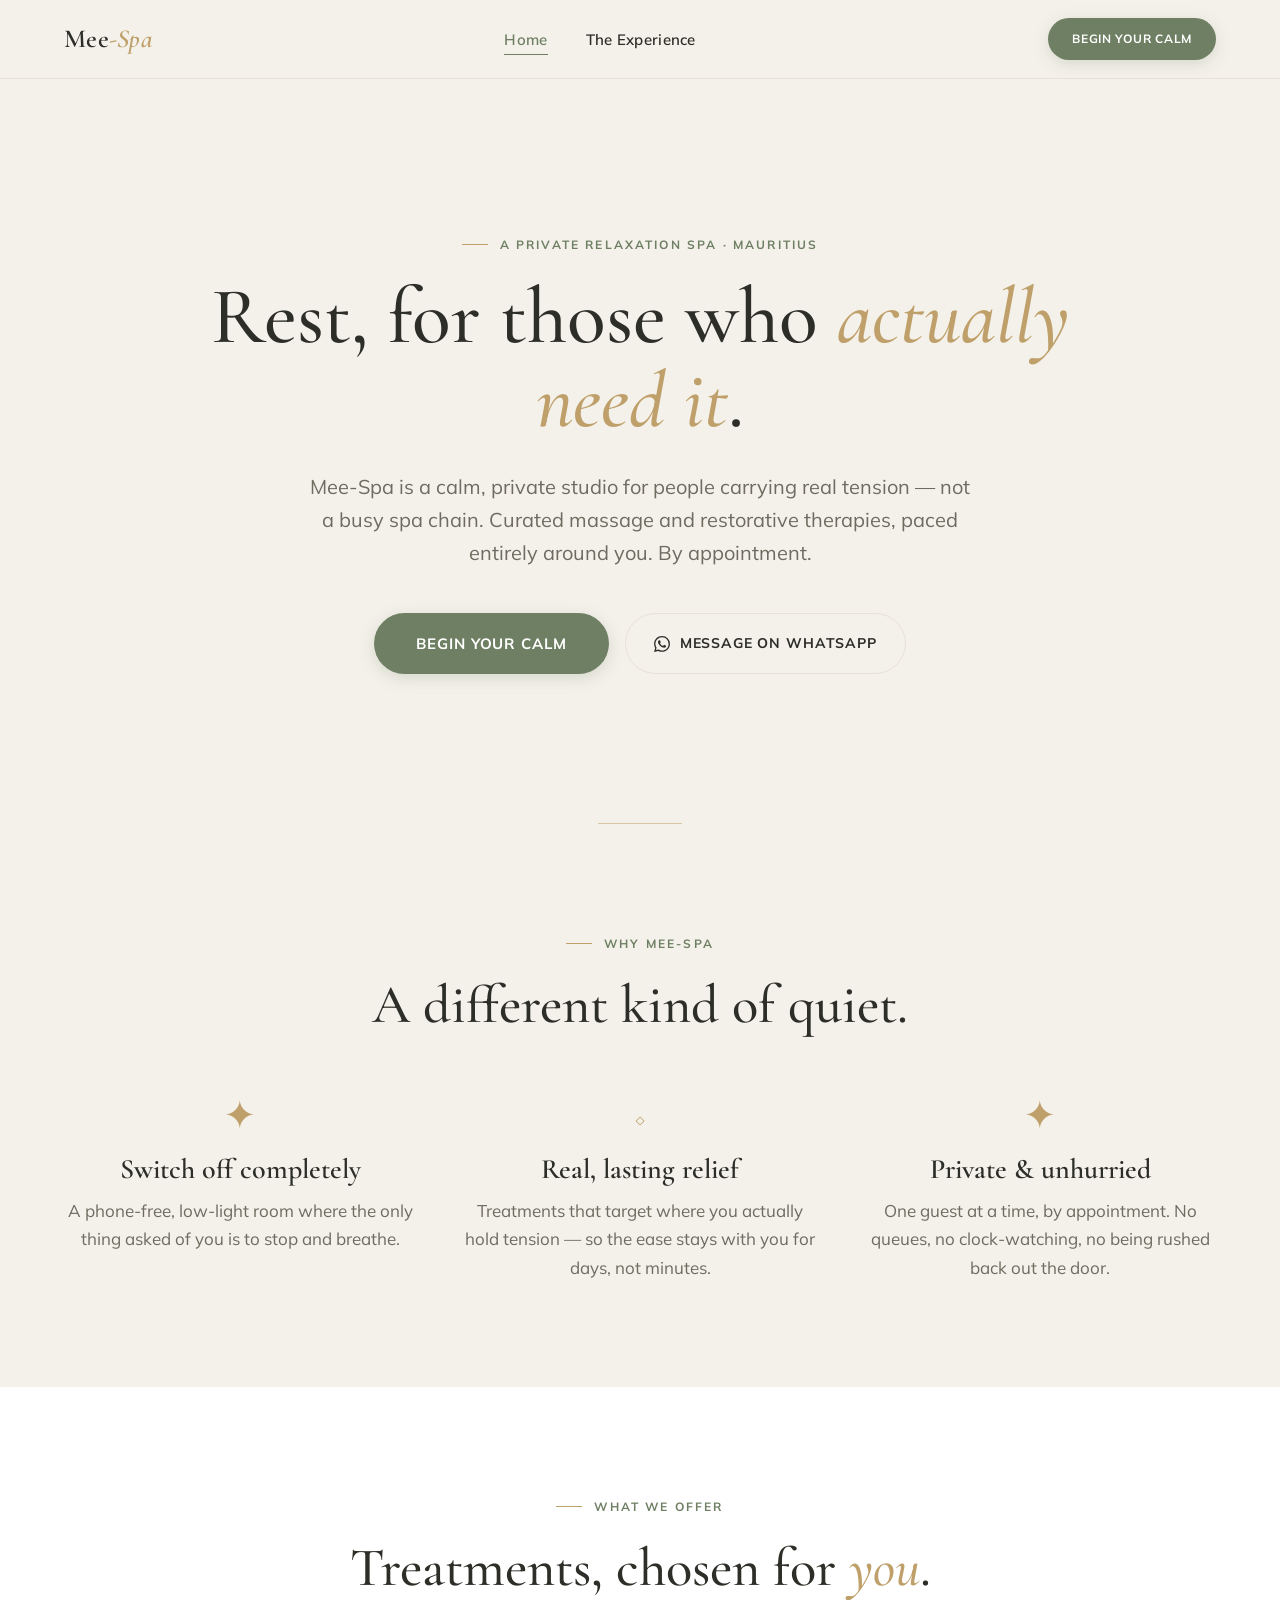
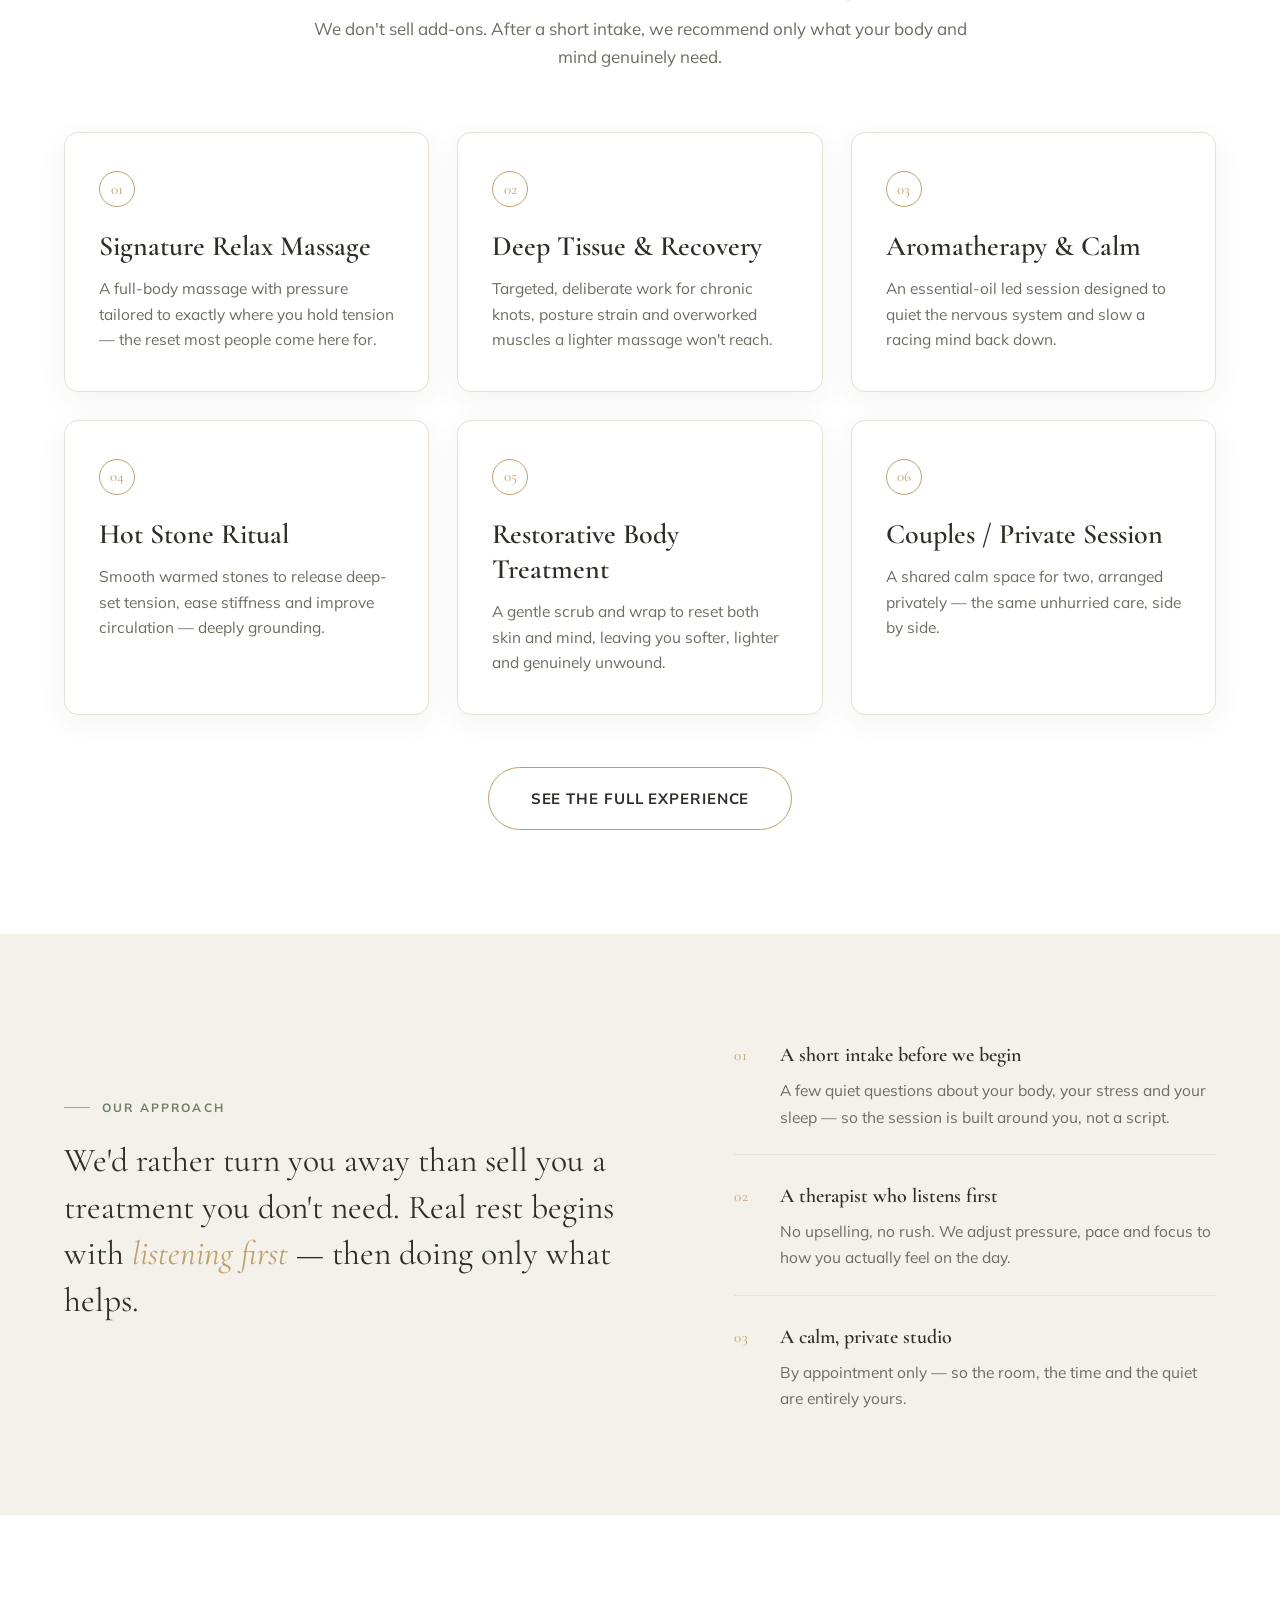
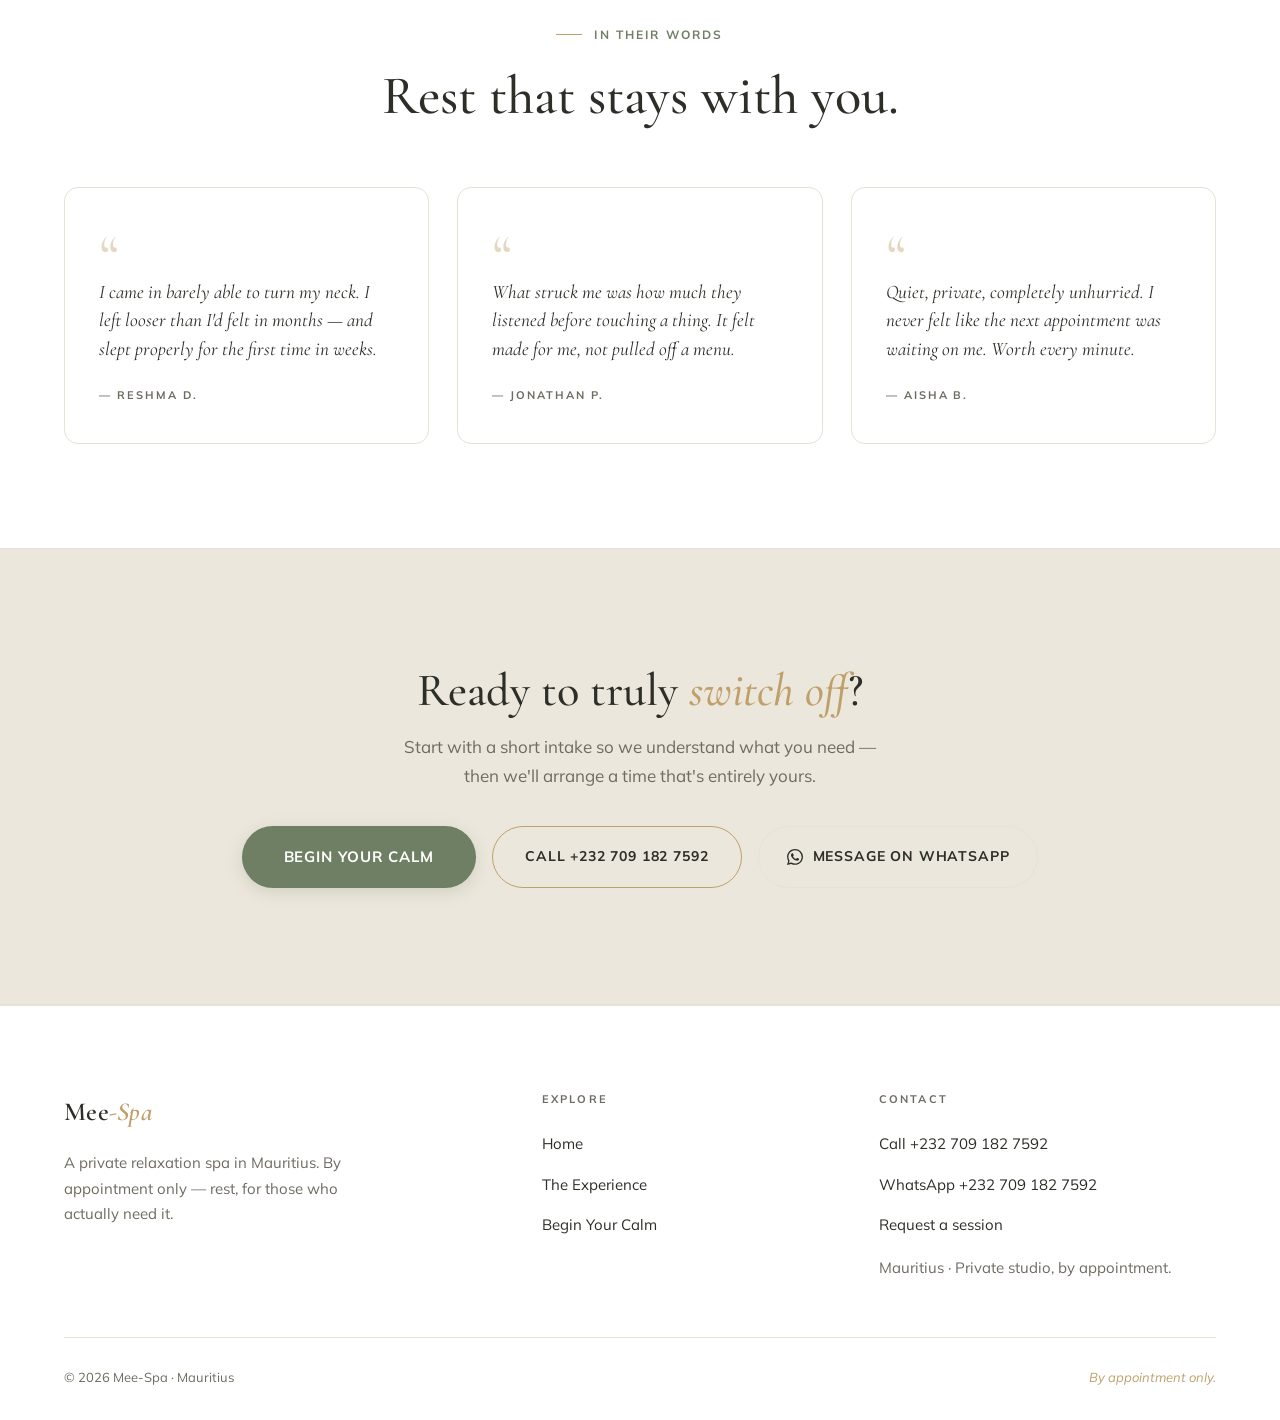
<file: index.html>
<!DOCTYPE html>
<html lang="en">
<head>
  <meta charset="UTF-8">
  <meta name="viewport" content="width=device-width, initial-scale=1.0">
  <title>Mee-Spa — Private Relaxation Spa in Mauritius</title>
  <meta name="description" content="A private relaxation spa in Mauritius. Curated massage and restorative therapies in a calm, unhurried studio. By appointment — begin with a short intake.">
  <link rel="preconnect" href="https://fonts.googleapis.com">
  <link rel="preconnect" href="https://fonts.gstatic.com" crossorigin>
  <link href="https://fonts.googleapis.com/css2?family=Cormorant+Garamond:ital,wght@0,400;0,500;0,600;1,400;1,500&family=Mulish:wght@300;400;600;700&display=swap" rel="stylesheet">
  <link rel="stylesheet" href="../styles.css">
</head>
<body>
  <!-- Mee-Spa · Mauritius -->

  <!-- HEADER -->
  <header class="site-header">
    <div class="container">
      <nav class="nav" aria-label="Primary">
        <a href="index.html" class="nav__brand">Mee<em>-Spa</em></a>
        <ul class="nav__links">
          <li><a href="index.html" class="nav__link is-active">Home</a></li>
          <li><a href="services.html" class="nav__link">The Experience</a></li>
        </ul>
        <a href="https://tally.so/r/gDJ7Zl" target="_blank" rel="noopener" class="btn btn--primary nav__cta">Begin Your Calm</a>
        <button class="nav__toggle" aria-label="Menu" aria-controls="mobile-menu">
          <span></span>
        </button>
      </nav>
    </div>
  </header>

  <!-- MOBILE MENU -->
  <div class="mobile-menu" id="mobile-menu">
    <div class="container">
      <ul class="mobile-menu__links">
        <li><a href="index.html" class="mobile-menu__link">Home</a></li>
        <li><a href="services.html" class="mobile-menu__link">The Experience</a></li>
      </ul>
      <div class="mobile-menu__cta">
        <a href="https://tally.so/r/gDJ7Zl" target="_blank" rel="noopener" class="btn btn--primary btn--lg">Begin Your Calm</a>
        <a href="tel:+2327091827592" class="btn btn--outline">Call +232 709 182 7592</a>
        <a href="https://wa.me/2327091827592" target="_blank" rel="noopener" class="btn btn--whatsapp">
          <svg viewBox="0 0 24 24"><path d="M17.472 14.382c-.297-.149-1.758-.867-2.03-.967-.273-.099-.471-.148-.67.15-.197.297-.767.966-.94 1.164-.173.199-.347.223-.644.075-.297-.15-1.255-.463-2.39-1.475-.883-.788-1.48-1.761-1.653-2.059-.173-.297-.018-.458.13-.606.134-.133.298-.347.446-.52.149-.174.198-.298.298-.497.099-.198.05-.371-.025-.52-.075-.149-.669-1.612-.916-2.207-.242-.579-.487-.5-.669-.51-.173-.008-.371-.01-.57-.01-.198 0-.52.074-.792.372-.272.297-1.04 1.016-1.04 2.479 0 1.462 1.065 2.875 1.213 3.074.149.198 2.096 3.2 5.077 4.487.709.306 1.262.489 1.694.625.712.227 1.36.195 1.871.118.571-.085 1.758-.719 2.006-1.413.248-.694.248-1.289.173-1.413-.074-.124-.272-.198-.57-.347m-5.421 7.403h-.004a9.87 9.87 0 01-5.031-1.378l-.361-.214-3.741.982.998-3.648-.235-.374a9.86 9.86 0 01-1.51-5.26c.001-5.45 4.436-9.884 9.888-9.884 2.64 0 5.122 1.03 6.988 2.898a9.825 9.825 0 012.893 6.994c-.003 5.45-4.437 9.884-9.885 9.884m8.413-18.297A11.815 11.815 0 0012.05 0C5.495 0 .16 5.335.157 11.892c0 2.096.547 4.142 1.588 5.945L.057 24l6.305-1.654a11.882 11.882 0 005.683 1.448h.005c6.554 0 11.89-5.335 11.893-11.893a11.821 11.821 0 00-3.48-8.413"/></svg>
          Message on WhatsApp
        </a>
      </div>
    </div>
  </div>

  <!-- HERO -->
  <section class="hero">
    <div class="container">
      <div class="hero__inner reveal">
        <span class="eyebrow">A private relaxation spa · Mauritius</span>
        <h1>Rest, for those who <em>actually need it</em>.</h1>
        <p class="hero__sub">Mee-Spa is a calm, private studio for people carrying real tension — not a busy spa chain. Curated massage and restorative therapies, paced entirely around you. By appointment.</p>
        <div class="hero__cta">
          <a href="https://tally.so/r/gDJ7Zl" target="_blank" rel="noopener" class="btn btn--primary btn--lg">Begin Your Calm</a>
          <a href="https://wa.me/2327091827592" target="_blank" rel="noopener" class="btn btn--whatsapp">
            <svg viewBox="0 0 24 24"><path d="M17.472 14.382c-.297-.149-1.758-.867-2.03-.967-.273-.099-.471-.148-.67.15-.197.297-.767.966-.94 1.164-.173.199-.347.223-.644.075-.297-.15-1.255-.463-2.39-1.475-.883-.788-1.48-1.761-1.653-2.059-.173-.297-.018-.458.13-.606.134-.133.298-.347.446-.52.149-.174.198-.298.298-.497.099-.198.05-.371-.025-.52-.075-.149-.669-1.612-.916-2.207-.242-.579-.487-.5-.669-.51-.173-.008-.371-.01-.57-.01-.198 0-.52.074-.792.372-.272.297-1.04 1.016-1.04 2.479 0 1.462 1.065 2.875 1.213 3.074.149.198 2.096 3.2 5.077 4.487.709.306 1.262.489 1.694.625.712.227 1.36.195 1.871.118.571-.085 1.758-.719 2.006-1.413.248-.694.248-1.289.173-1.413-.074-.124-.272-.198-.57-.347m-5.421 7.403h-.004a9.87 9.87 0 01-5.031-1.378l-.361-.214-3.741.982.998-3.648-.235-.374a9.86 9.86 0 01-1.51-5.26c.001-5.45 4.436-9.884 9.888-9.884 2.64 0 5.122 1.03 6.988 2.898a9.825 9.825 0 012.893 6.994c-.003 5.45-4.437 9.884-9.885 9.884m8.413-18.297A11.815 11.815 0 0012.05 0C5.495 0 .16 5.335.157 11.892c0 2.096.547 4.142 1.588 5.945L.057 24l6.305-1.654a11.882 11.882 0 005.683 1.448h.005c6.554 0 11.89-5.335 11.893-11.893a11.821 11.821 0 00-3.48-8.413"/></svg>
            Message on WhatsApp
          </a>
        </div>
      </div>
    </div>
    <div class="hero__decor"></div>
  </section>

  <!-- BENEFITS -->
  <section class="section">
    <div class="container">
      <div class="section__head reveal">
        <span class="eyebrow">Why Mee-Spa</span>
        <h2>A different kind of quiet.</h2>
      </div>
      <div class="benefits">
        <div class="benefits__item reveal">
          <div class="benefits__glyph">✦</div>
          <h3>Switch off completely</h3>
          <p>A phone-free, low-light room where the only thing asked of you is to stop and breathe.</p>
        </div>
        <div class="benefits__item reveal reveal--delay-1">
          <div class="benefits__glyph">◇</div>
          <h3>Real, lasting relief</h3>
          <p>Treatments that target where you actually hold tension — so the ease stays with you for days, not minutes.</p>
        </div>
        <div class="benefits__item reveal reveal--delay-2">
          <div class="benefits__glyph">✦</div>
          <h3>Private &amp; unhurried</h3>
          <p>One guest at a time, by appointment. No queues, no clock-watching, no being rushed back out the door.</p>
        </div>
      </div>
    </div>
  </section>

  <!-- SERVICES PREVIEW -->
  <section class="section section--alt">
    <div class="container">
      <div class="section__head reveal">
        <span class="eyebrow">What we offer</span>
        <h2>Treatments, chosen for <em>you</em>.</h2>
        <p>We don't sell add-ons. After a short intake, we recommend only what your body and mind genuinely need.</p>
      </div>
      <div class="services">
        <article class="service-card reveal">
          <div class="service-card__glyph">01</div>
          <h3>Signature Relax Massage</h3>
          <p>A full-body massage with pressure tailored to exactly where you hold tension — the reset most people come here for.</p>
        </article>
        <article class="service-card reveal reveal--delay-1">
          <div class="service-card__glyph">02</div>
          <h3>Deep Tissue &amp; Recovery</h3>
          <p>Targeted, deliberate work for chronic knots, posture strain and overworked muscles a lighter massage won't reach.</p>
        </article>
        <article class="service-card reveal reveal--delay-2">
          <div class="service-card__glyph">03</div>
          <h3>Aromatherapy &amp; Calm</h3>
          <p>An essential-oil led session designed to quiet the nervous system and slow a racing mind back down.</p>
        </article>
        <article class="service-card reveal">
          <div class="service-card__glyph">04</div>
          <h3>Hot Stone Ritual</h3>
          <p>Smooth warmed stones to release deep-set tension, ease stiffness and improve circulation — deeply grounding.</p>
        </article>
        <article class="service-card reveal reveal--delay-1">
          <div class="service-card__glyph">05</div>
          <h3>Restorative Body Treatment</h3>
          <p>A gentle scrub and wrap to reset both skin and mind, leaving you softer, lighter and genuinely unwound.</p>
        </article>
        <article class="service-card reveal reveal--delay-2">
          <div class="service-card__glyph">06</div>
          <h3>Couples / Private Session</h3>
          <p>A shared calm space for two, arranged privately — the same unhurried care, side by side.</p>
        </article>
      </div>
      <div class="services-cta reveal">
        <a href="services.html" class="btn btn--outline btn--lg">See the full experience</a>
      </div>
    </div>
  </section>

  <!-- WHY MEE-SPA -->
  <section class="section">
    <div class="container">
      <div class="why">
        <div class="reveal">
          <span class="eyebrow">Our approach</span>
          <p class="why__quote">We'd rather turn you away than sell you a treatment you don't need. Real rest begins with <em>listening first</em> — then doing only what helps.</p>
        </div>
        <ul class="why__list reveal reveal--delay-1">
          <li class="why__list-item">
            <div class="why__list-item__num">01</div>
            <div>
              <h4>A short intake before we begin</h4>
              <p>A few quiet questions about your body, your stress and your sleep — so the session is built around you, not a script.</p>
            </div>
          </li>
          <li class="why__list-item">
            <div class="why__list-item__num">02</div>
            <div>
              <h4>A therapist who listens first</h4>
              <p>No upselling, no rush. We adjust pressure, pace and focus to how you actually feel on the day.</p>
            </div>
          </li>
          <li class="why__list-item">
            <div class="why__list-item__num">03</div>
            <div>
              <h4>A calm, private studio</h4>
              <p>By appointment only — so the room, the time and the quiet are entirely yours.</p>
            </div>
          </li>
        </ul>
      </div>
    </div>
  </section>

  <!-- TESTIMONIALS -->
  <section class="section section--alt">
    <div class="container">
      <div class="section__head reveal">
        <span class="eyebrow">In their words</span>
        <h2>Rest that stays with you.</h2>
      </div>
      <div class="testimonials">
        <article class="testimonial reveal">
          <div class="testimonial__mark">&ldquo;</div>
          <p class="testimonial__quote">I came in barely able to turn my neck. I left looser than I'd felt in months — and slept properly for the first time in weeks.</p>
          <div class="testimonial__name">— Reshma D.</div>
        </article>
        <article class="testimonial reveal reveal--delay-1">
          <div class="testimonial__mark">&ldquo;</div>
          <p class="testimonial__quote">What struck me was how much they listened before touching a thing. It felt made for me, not pulled off a menu.</p>
          <div class="testimonial__name">— Jonathan P.</div>
        </article>
        <article class="testimonial reveal reveal--delay-2">
          <div class="testimonial__mark">&ldquo;</div>
          <p class="testimonial__quote">Quiet, private, completely unhurried. I never felt like the next appointment was waiting on me. Worth every minute.</p>
          <div class="testimonial__name">— Aisha B.</div>
        </article>
      </div>
    </div>
  </section>

  <!-- CTA BAND -->
  <section class="cta-band">
    <div class="container">
      <div class="reveal">
        <h2>Ready to truly <em>switch off</em>?</h2>
        <p>Start with a short intake so we understand what you need — then we'll arrange a time that's entirely yours.</p>
        <div class="cta-band__buttons">
          <a href="https://tally.so/r/gDJ7Zl" target="_blank" rel="noopener" class="btn btn--primary btn--lg">Begin Your Calm</a>
          <a href="tel:+2327091827592" class="btn btn--outline">Call +232 709 182 7592</a>
          <a href="https://wa.me/2327091827592" target="_blank" rel="noopener" class="btn btn--whatsapp">
            <svg viewBox="0 0 24 24"><path d="M17.472 14.382c-.297-.149-1.758-.867-2.03-.967-.273-.099-.471-.148-.67.15-.197.297-.767.966-.94 1.164-.173.199-.347.223-.644.075-.297-.15-1.255-.463-2.39-1.475-.883-.788-1.48-1.761-1.653-2.059-.173-.297-.018-.458.13-.606.134-.133.298-.347.446-.52.149-.174.198-.298.298-.497.099-.198.05-.371-.025-.52-.075-.149-.669-1.612-.916-2.207-.242-.579-.487-.5-.669-.51-.173-.008-.371-.01-.57-.01-.198 0-.52.074-.792.372-.272.297-1.04 1.016-1.04 2.479 0 1.462 1.065 2.875 1.213 3.074.149.198 2.096 3.2 5.077 4.487.709.306 1.262.489 1.694.625.712.227 1.36.195 1.871.118.571-.085 1.758-.719 2.006-1.413.248-.694.248-1.289.173-1.413-.074-.124-.272-.198-.57-.347m-5.421 7.403h-.004a9.87 9.87 0 01-5.031-1.378l-.361-.214-3.741.982.998-3.648-.235-.374a9.86 9.86 0 01-1.51-5.26c.001-5.45 4.436-9.884 9.888-9.884 2.64 0 5.122 1.03 6.988 2.898a9.825 9.825 0 012.893 6.994c-.003 5.45-4.437 9.884-9.885 9.884m8.413-18.297A11.815 11.815 0 0012.05 0C5.495 0 .16 5.335.157 11.892c0 2.096.547 4.142 1.588 5.945L.057 24l6.305-1.654a11.882 11.882 0 005.683 1.448h.005c6.554 0 11.89-5.335 11.893-11.893a11.821 11.821 0 00-3.48-8.413"/></svg>
            Message on WhatsApp
          </a>
        </div>
      </div>
    </div>
  </section>

  <!-- FOOTER -->
  <footer class="footer">
    <div class="container">
      <div class="footer__grid">
        <div>
          <div class="footer__brand">Mee<em>-Spa</em></div>
          <p class="footer__tagline">A private relaxation spa in Mauritius. By appointment only — rest, for those who actually need it.</p>
        </div>
        <div class="footer__col">
          <h4>Explore</h4>
          <ul>
            <li><a href="index.html">Home</a></li>
            <li><a href="services.html">The Experience</a></li>
            <li><a href="https://tally.so/r/gDJ7Zl" target="_blank" rel="noopener">Begin Your Calm</a></li>
          </ul>
        </div>
        <div class="footer__col">
          <h4>Contact</h4>
          <ul>
            <li><a href="tel:+2327091827592">Call +232 709 182 7592</a></li>
            <li><a href="https://wa.me/2327091827592" target="_blank" rel="noopener">WhatsApp +232 709 182 7592</a></li>
            <li><a href="https://tally.so/r/gDJ7Zl" target="_blank" rel="noopener">Request a session</a></li>
          </ul>
          <p class="footer__tagline" style="margin-top:16px;">Mauritius · Private studio, by appointment.</p>
        </div>
      </div>
      <div class="footer__bottom">
        <div>© <span id="current-year"></span> Mee-Spa · Mauritius</div>
        <div><em>By appointment only.</em></div>
      </div>
    </div>
  </footer>

  <script src="../main.js"></script>
</body>
</html>
</file>
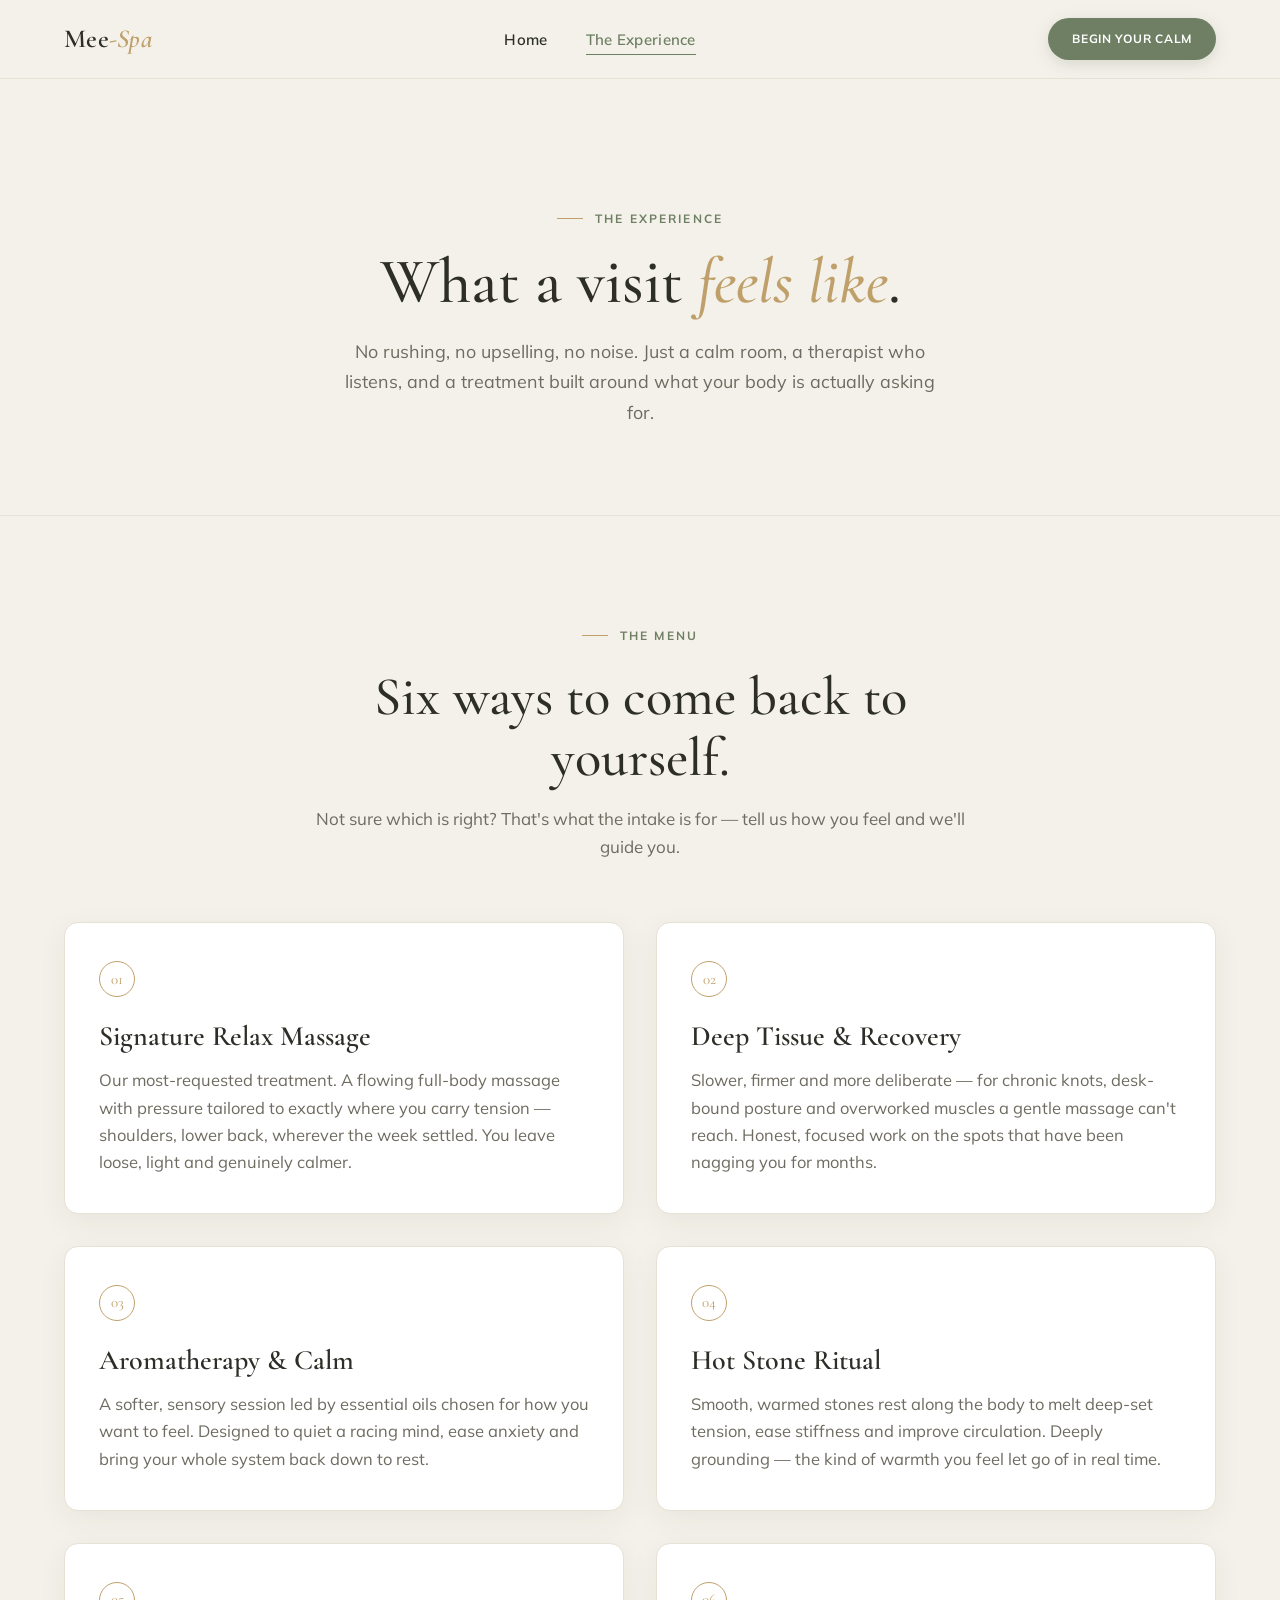
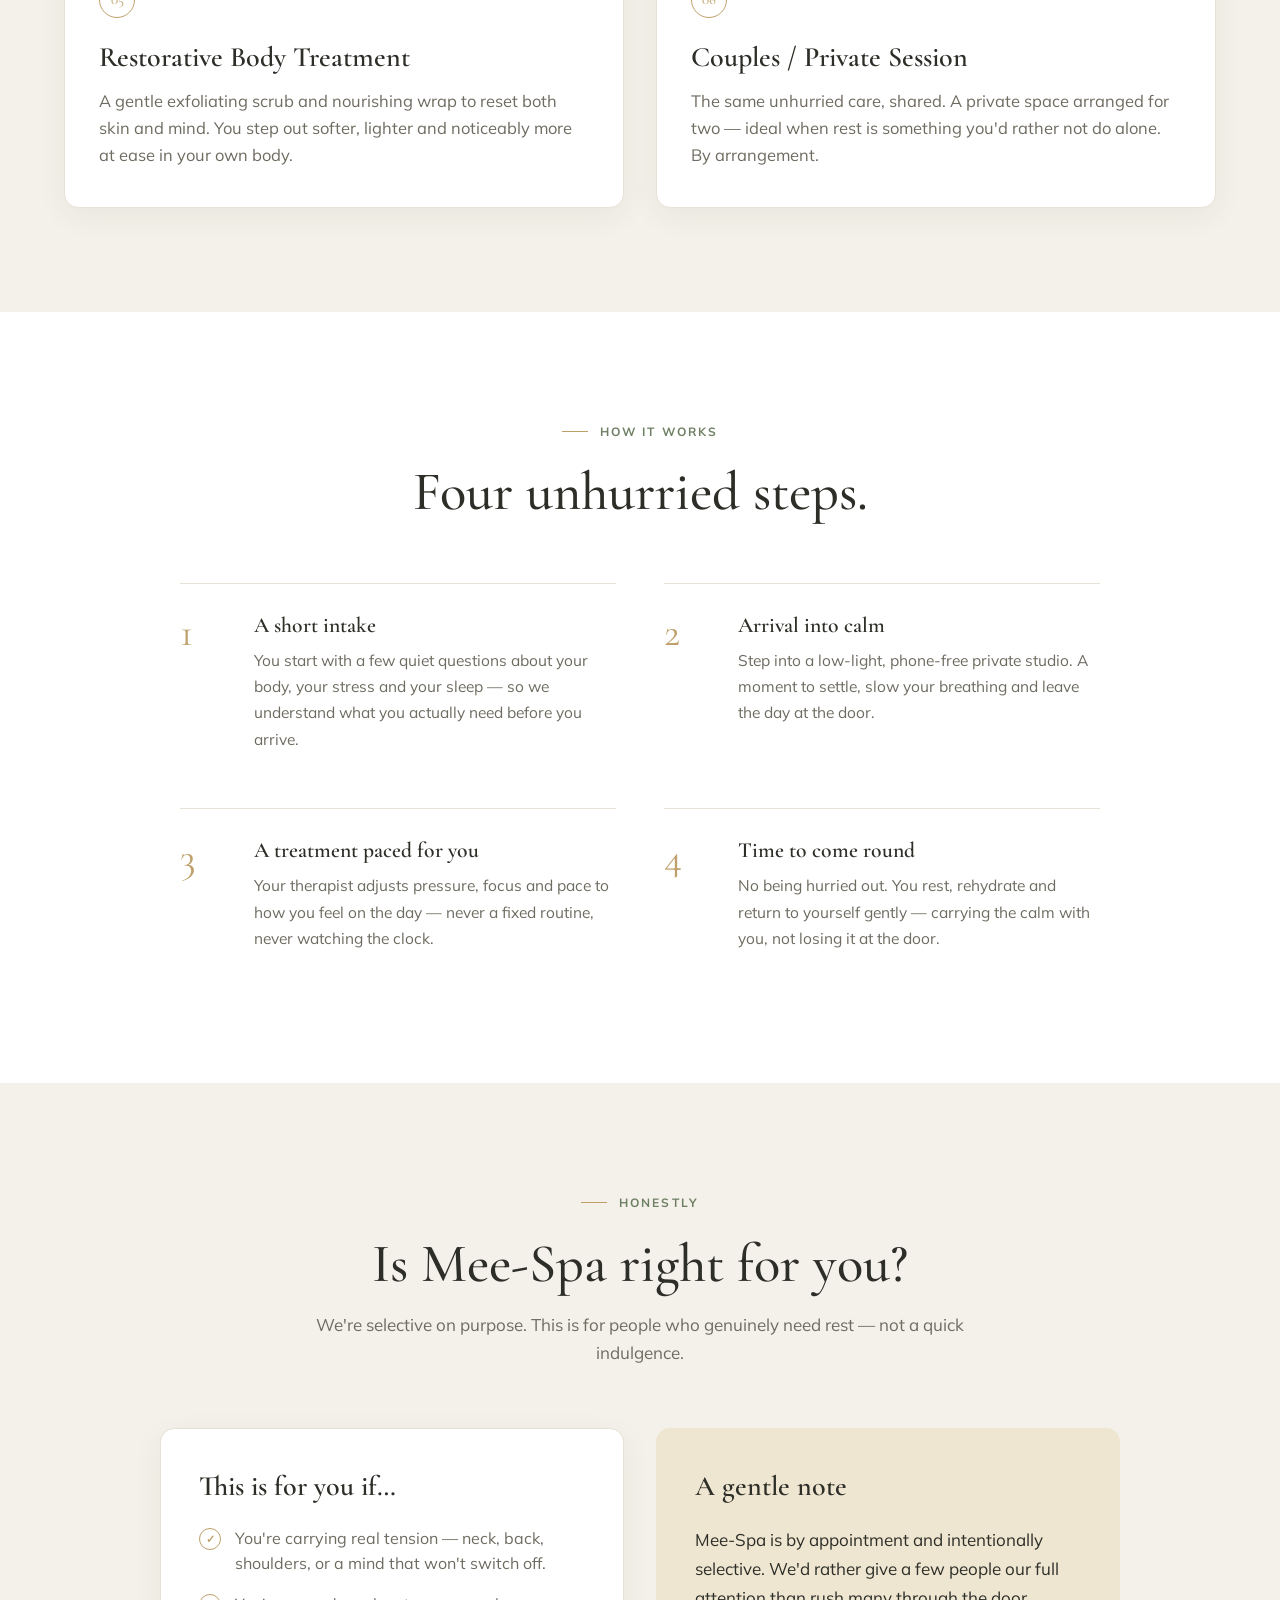
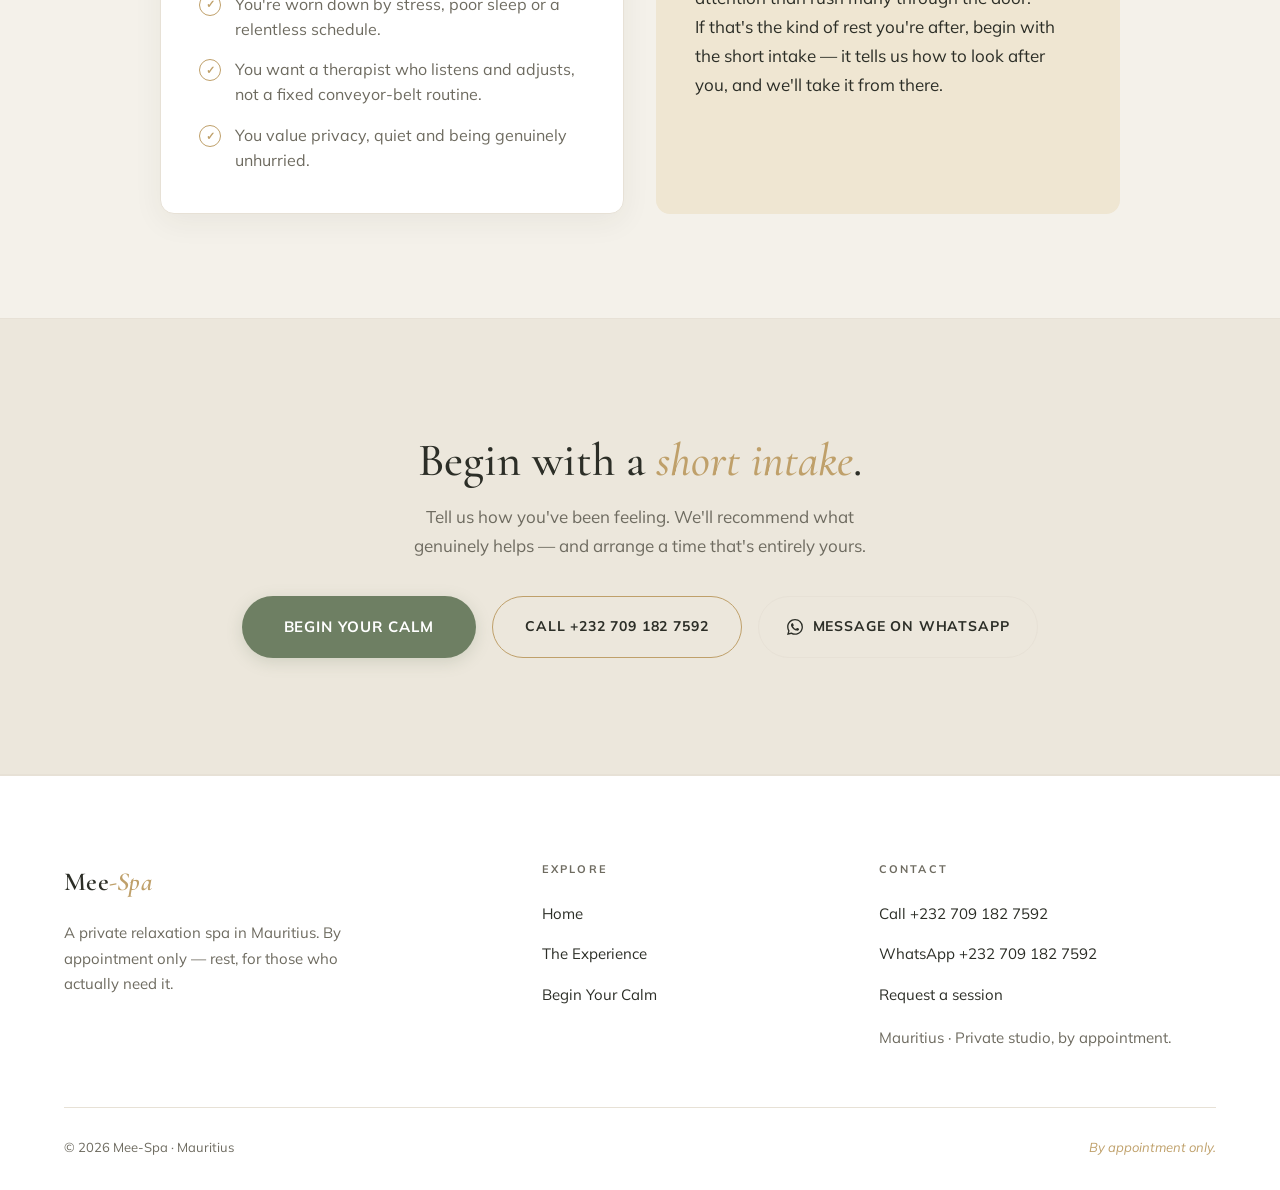
<file: services.html>
<!DOCTYPE html>
<html lang="en">
<head>
  <meta charset="UTF-8">
  <meta name="viewport" content="width=device-width, initial-scale=1.0">
  <title>The Experience — Mee-Spa</title>
  <meta name="description" content="The Mee-Spa treatment menu and what a visit feels like — a short intake, a calm private studio, and a session paced entirely around you. By appointment in Mauritius.">
  <link rel="preconnect" href="https://fonts.googleapis.com">
  <link rel="preconnect" href="https://fonts.gstatic.com" crossorigin>
  <link href="https://fonts.googleapis.com/css2?family=Cormorant+Garamond:ital,wght@0,400;0,500;0,600;1,400;1,500&family=Mulish:wght@300;400;600;700&display=swap" rel="stylesheet">
  <link rel="stylesheet" href="../styles.css">
</head>
<body>

  <!-- HEADER -->
  <header class="site-header">
    <div class="container">
      <nav class="nav" aria-label="Primary">
        <a href="index.html" class="nav__brand">Mee<em>-Spa</em></a>
        <ul class="nav__links">
          <li><a href="index.html" class="nav__link">Home</a></li>
          <li><a href="services.html" class="nav__link is-active">The Experience</a></li>
        </ul>
        <a href="https://tally.so/r/gDJ7Zl" target="_blank" rel="noopener" class="btn btn--primary nav__cta">Begin Your Calm</a>
        <button class="nav__toggle" aria-label="Menu" aria-controls="mobile-menu">
          <span></span>
        </button>
      </nav>
    </div>
  </header>

  <!-- MOBILE MENU -->
  <div class="mobile-menu" id="mobile-menu">
    <div class="container">
      <ul class="mobile-menu__links">
        <li><a href="index.html" class="mobile-menu__link">Home</a></li>
        <li><a href="services.html" class="mobile-menu__link">The Experience</a></li>
      </ul>
      <div class="mobile-menu__cta">
        <a href="https://tally.so/r/gDJ7Zl" target="_blank" rel="noopener" class="btn btn--primary btn--lg">Begin Your Calm</a>
        <a href="tel:+2327091827592" class="btn btn--outline">Call +232 709 182 7592</a>
        <a href="https://wa.me/2327091827592" target="_blank" rel="noopener" class="btn btn--whatsapp">
          <svg viewBox="0 0 24 24"><path d="M17.472 14.382c-.297-.149-1.758-.867-2.03-.967-.273-.099-.471-.148-.67.15-.197.297-.767.966-.94 1.164-.173.199-.347.223-.644.075-.297-.15-1.255-.463-2.39-1.475-.883-.788-1.48-1.761-1.653-2.059-.173-.297-.018-.458.13-.606.134-.133.298-.347.446-.52.149-.174.198-.298.298-.497.099-.198.05-.371-.025-.52-.075-.149-.669-1.612-.916-2.207-.242-.579-.487-.5-.669-.51-.173-.008-.371-.01-.57-.01-.198 0-.52.074-.792.372-.272.297-1.04 1.016-1.04 2.479 0 1.462 1.065 2.875 1.213 3.074.149.198 2.096 3.2 5.077 4.487.709.306 1.262.489 1.694.625.712.227 1.36.195 1.871.118.571-.085 1.758-.719 2.006-1.413.248-.694.248-1.289.173-1.413-.074-.124-.272-.198-.57-.347m-5.421 7.403h-.004a9.87 9.87 0 01-5.031-1.378l-.361-.214-3.741.982.998-3.648-.235-.374a9.86 9.86 0 01-1.51-5.26c.001-5.45 4.436-9.884 9.888-9.884 2.64 0 5.122 1.03 6.988 2.898a9.825 9.825 0 012.893 6.994c-.003 5.45-4.437 9.884-9.885 9.884m8.413-18.297A11.815 11.815 0 0012.05 0C5.495 0 .16 5.335.157 11.892c0 2.096.547 4.142 1.588 5.945L.057 24l6.305-1.654a11.882 11.882 0 005.683 1.448h.005c6.554 0 11.89-5.335 11.893-11.893a11.821 11.821 0 00-3.48-8.413"/></svg>
          Message on WhatsApp
        </a>
      </div>
    </div>
  </div>

  <!-- PAGE HERO -->
  <section class="page-hero">
    <div class="container">
      <div class="reveal">
        <span class="eyebrow">The Experience</span>
        <h1>What a visit <em>feels like</em>.</h1>
        <p>No rushing, no upselling, no noise. Just a calm room, a therapist who listens, and a treatment built around what your body is actually asking for.</p>
      </div>
    </div>
  </section>

  <!-- SERVICES DETAIL -->
  <section class="section">
    <div class="container">
      <div class="section__head reveal">
        <span class="eyebrow">The menu</span>
        <h2>Six ways to come back to yourself.</h2>
        <p>Not sure which is right? That's what the intake is for — tell us how you feel and we'll guide you.</p>
      </div>
      <div class="services services--two">
        <article class="service-card reveal">
          <div class="service-card__glyph">01</div>
          <h3>Signature Relax Massage</h3>
          <p>Our most-requested treatment. A flowing full-body massage with pressure tailored to exactly where you carry tension — shoulders, lower back, wherever the week settled. You leave loose, light and genuinely calmer.</p>
        </article>
        <article class="service-card reveal reveal--delay-1">
          <div class="service-card__glyph">02</div>
          <h3>Deep Tissue &amp; Recovery</h3>
          <p>Slower, firmer and more deliberate — for chronic knots, desk-bound posture and overworked muscles a gentle massage can't reach. Honest, focused work on the spots that have been nagging you for months.</p>
        </article>
        <article class="service-card reveal">
          <div class="service-card__glyph">03</div>
          <h3>Aromatherapy &amp; Calm</h3>
          <p>A softer, sensory session led by essential oils chosen for how you want to feel. Designed to quiet a racing mind, ease anxiety and bring your whole system back down to rest.</p>
        </article>
        <article class="service-card reveal reveal--delay-1">
          <div class="service-card__glyph">04</div>
          <h3>Hot Stone Ritual</h3>
          <p>Smooth, warmed stones rest along the body to melt deep-set tension, ease stiffness and improve circulation. Deeply grounding — the kind of warmth you feel let go of in real time.</p>
        </article>
        <article class="service-card reveal">
          <div class="service-card__glyph">05</div>
          <h3>Restorative Body Treatment</h3>
          <p>A gentle exfoliating scrub and nourishing wrap to reset both skin and mind. You step out softer, lighter and noticeably more at ease in your own body.</p>
        </article>
        <article class="service-card reveal reveal--delay-1">
          <div class="service-card__glyph">06</div>
          <h3>Couples / Private Session</h3>
          <p>The same unhurried care, shared. A private space arranged for two — ideal when rest is something you'd rather not do alone. By arrangement.</p>
        </article>
      </div>
    </div>
  </section>

  <!-- THE EXPERIENCE / PROCESS -->
  <section class="section section--alt">
    <div class="container">
      <div class="section__head reveal">
        <span class="eyebrow">How it works</span>
        <h2>Four unhurried steps.</h2>
      </div>
      <div class="process">
        <div class="process__step reveal">
          <div class="process__num">1</div>
          <div>
            <h3>A short intake</h3>
            <p>You start with a few quiet questions about your body, your stress and your sleep — so we understand what you actually need before you arrive.</p>
          </div>
        </div>
        <div class="process__step reveal reveal--delay-1">
          <div class="process__num">2</div>
          <div>
            <h3>Arrival into calm</h3>
            <p>Step into a low-light, phone-free private studio. A moment to settle, slow your breathing and leave the day at the door.</p>
          </div>
        </div>
        <div class="process__step reveal">
          <div class="process__num">3</div>
          <div>
            <h3>A treatment paced for you</h3>
            <p>Your therapist adjusts pressure, focus and pace to how you feel on the day — never a fixed routine, never watching the clock.</p>
          </div>
        </div>
        <div class="process__step reveal reveal--delay-1">
          <div class="process__num">4</div>
          <div>
            <h3>Time to come round</h3>
            <p>No being hurried out. You rest, rehydrate and return to yourself gently — carrying the calm with you, not losing it at the door.</p>
          </div>
        </div>
      </div>
    </div>
  </section>

  <!-- WHO IT'S FOR -->
  <section class="section">
    <div class="container">
      <div class="section__head reveal">
        <span class="eyebrow">Honestly</span>
        <h2>Is Mee-Spa right for you?</h2>
        <p>We're selective on purpose. This is for people who genuinely need rest — not a quick indulgence.</p>
      </div>
      <div class="split">
        <div class="split__card reveal">
          <h3>This is for you if…</h3>
          <ul class="split__list">
            <li><span class="split__mark">✓</span> You're carrying real tension — neck, back, shoulders, or a mind that won't switch off.</li>
            <li><span class="split__mark">✓</span> You're worn down by stress, poor sleep or a relentless schedule.</li>
            <li><span class="split__mark">✓</span> You want a therapist who listens and adjusts, not a fixed conveyor-belt routine.</li>
            <li><span class="split__mark">✓</span> You value privacy, quiet and being genuinely unhurried.</li>
          </ul>
        </div>
        <div class="split__card split__card--soft reveal reveal--delay-1">
          <h3>A gentle note</h3>
          <div class="split__note">
            <p>Mee-Spa is by appointment and intentionally selective. We'd rather give a few people our full attention than rush many through the door.</p>
            <p>If that's the kind of rest you're after, begin with the short intake — it tells us how to look after you, and we'll take it from there.</p>
          </div>
        </div>
      </div>
    </div>
  </section>

  <!-- CTA BAND -->
  <section class="cta-band">
    <div class="container">
      <div class="reveal">
        <h2>Begin with a <em>short intake</em>.</h2>
        <p>Tell us how you've been feeling. We'll recommend what genuinely helps — and arrange a time that's entirely yours.</p>
        <div class="cta-band__buttons">
          <a href="https://tally.so/r/gDJ7Zl" target="_blank" rel="noopener" class="btn btn--primary btn--lg">Begin Your Calm</a>
          <a href="tel:+2327091827592" class="btn btn--outline">Call +232 709 182 7592</a>
          <a href="https://wa.me/2327091827592" target="_blank" rel="noopener" class="btn btn--whatsapp">
            <svg viewBox="0 0 24 24"><path d="M17.472 14.382c-.297-.149-1.758-.867-2.03-.967-.273-.099-.471-.148-.67.15-.197.297-.767.966-.94 1.164-.173.199-.347.223-.644.075-.297-.15-1.255-.463-2.39-1.475-.883-.788-1.48-1.761-1.653-2.059-.173-.297-.018-.458.13-.606.134-.133.298-.347.446-.52.149-.174.198-.298.298-.497.099-.198.05-.371-.025-.52-.075-.149-.669-1.612-.916-2.207-.242-.579-.487-.5-.669-.51-.173-.008-.371-.01-.57-.01-.198 0-.52.074-.792.372-.272.297-1.04 1.016-1.04 2.479 0 1.462 1.065 2.875 1.213 3.074.149.198 2.096 3.2 5.077 4.487.709.306 1.262.489 1.694.625.712.227 1.36.195 1.871.118.571-.085 1.758-.719 2.006-1.413.248-.694.248-1.289.173-1.413-.074-.124-.272-.198-.57-.347m-5.421 7.403h-.004a9.87 9.87 0 01-5.031-1.378l-.361-.214-3.741.982.998-3.648-.235-.374a9.86 9.86 0 01-1.51-5.26c.001-5.45 4.436-9.884 9.888-9.884 2.64 0 5.122 1.03 6.988 2.898a9.825 9.825 0 012.893 6.994c-.003 5.45-4.437 9.884-9.885 9.884m8.413-18.297A11.815 11.815 0 0012.05 0C5.495 0 .16 5.335.157 11.892c0 2.096.547 4.142 1.588 5.945L.057 24l6.305-1.654a11.882 11.882 0 005.683 1.448h.005c6.554 0 11.89-5.335 11.893-11.893a11.821 11.821 0 00-3.48-8.413"/></svg>
            Message on WhatsApp
          </a>
        </div>
      </div>
    </div>
  </section>

  <!-- FOOTER -->
  <footer class="footer">
    <div class="container">
      <div class="footer__grid">
        <div>
          <div class="footer__brand">Mee<em>-Spa</em></div>
          <p class="footer__tagline">A private relaxation spa in Mauritius. By appointment only — rest, for those who actually need it.</p>
        </div>
        <div class="footer__col">
          <h4>Explore</h4>
          <ul>
            <li><a href="index.html">Home</a></li>
            <li><a href="services.html">The Experience</a></li>
            <li><a href="https://tally.so/r/gDJ7Zl" target="_blank" rel="noopener">Begin Your Calm</a></li>
          </ul>
        </div>
        <div class="footer__col">
          <h4>Contact</h4>
          <ul>
            <li><a href="tel:+2327091827592">Call +232 709 182 7592</a></li>
            <li><a href="https://wa.me/2327091827592" target="_blank" rel="noopener">WhatsApp +232 709 182 7592</a></li>
            <li><a href="https://tally.so/r/gDJ7Zl" target="_blank" rel="noopener">Request a session</a></li>
          </ul>
          <p class="footer__tagline" style="margin-top:16px;">Mauritius · Private studio, by appointment.</p>
        </div>
      </div>
      <div class="footer__bottom">
        <div>© <span id="current-year"></span> Mee-Spa · Mauritius</div>
        <div><em>By appointment only.</em></div>
      </div>
    </div>
  </footer>

  <script src="../main.js"></script>
</body>
</html>
</file>
<file: styles.css>
/* ============================================
   Mee-Spa — Design System
   Refined Minimal × Serene Light Luxury
   ============================================ */

/* --- Design tokens --- */
:root {
  /* Palette */
  --color-bg: #F4F1EA;            /* warm linen cream */
  --color-surface: #FFFFFF;
  --color-text: #2C2E27;          /* deep stone-charcoal */
  --color-text-muted: #6E6B60;
  --color-primary: #6E7F63;       /* sage / eucalyptus */
  --color-primary-dark: #566350;  /* deeper sage (hover) */
  --color-secondary: #D8D2C4;     /* soft stone */
  --color-accent: #BFA06A;        /* warm gold */
  --color-border: #E7E1D6;
  --color-band: #ECE7DC;          /* CTA band tint */
  --color-gold-soft: #EFE6D2;
  --color-whatsapp: #25D366;

  /* Type */
  --font-display: 'Cormorant Garamond', Georgia, 'Times New Roman', serif;
  --font-body: 'Mulish', -apple-system, BlinkMacSystemFont, sans-serif;

  /* Sizing */
  --container-max: 1200px;
  --container-narrow: 880px;
  --radius-card: 14px;
  --radius-btn: 999px;

  /* Spacing */
  --space-section-y: 104px;
  --space-section-y-mobile: 68px;

  /* Shadows */
  --shadow-card: 0 8px 30px rgba(44, 46, 39, 0.06);
  --shadow-card-hover: 0 16px 44px rgba(44, 46, 39, 0.10);
  --shadow-btn: 0 4px 16px rgba(110, 127, 99, 0.22);
  --shadow-btn-hover: 0 10px 26px rgba(110, 127, 99, 0.30);

  /* Motion */
  --ease: cubic-bezier(0.22, 0.61, 0.36, 1);
  --t-fast: 200ms;
  --t-base: 320ms;
  --t-slow: 600ms;
}

/* --- Reset --- */
*, *::before, *::after { box-sizing: border-box; }
html { scroll-behavior: smooth; -webkit-text-size-adjust: 100%; }
body {
  margin: 0;
  font-family: var(--font-body);
  font-weight: 400;
  font-size: 17px;
  line-height: 1.7;
  color: var(--color-text);
  background: var(--color-bg);
  -webkit-font-smoothing: antialiased;
  -moz-osx-font-smoothing: grayscale;
}
img, picture, svg { display: block; max-width: 100%; }
a { color: inherit; text-decoration: none; }
button { font: inherit; cursor: pointer; border: 0; background: none; color: inherit; }
ul { list-style: none; padding: 0; margin: 0; }
::selection { background: var(--color-accent); color: #fff; }

/* --- Typography --- */
h1, h2, h3, h4 {
  font-family: var(--font-display);
  font-weight: 500;
  color: var(--color-text);
  letter-spacing: 0;
  margin: 0;
}
h1 {
  font-size: clamp(2.9rem, 6.5vw, 5rem);
  line-height: 1.04;
  font-weight: 500;
}
h2 {
  font-size: clamp(2.2rem, 4.4vw, 3.4rem);
  line-height: 1.12;
}
h3 {
  font-size: clamp(1.45rem, 2.2vw, 1.75rem);
  line-height: 1.25;
  font-weight: 600;
}
p { margin: 0 0 1em; }
em { color: var(--color-accent); font-style: italic; }
.lead {
  font-size: clamp(1.05rem, 1.6vw, 1.2rem);
  color: var(--color-text-muted);
  line-height: 1.6;
  max-width: 56ch;
}

/* --- Eyebrow label --- */
.eyebrow {
  display: inline-block;
  font-family: var(--font-body);
  font-size: 12px;
  font-weight: 700;
  letter-spacing: 0.18em;
  text-transform: uppercase;
  color: var(--color-primary);
  margin-bottom: 20px;
}
.eyebrow::before {
  content: '';
  display: inline-block;
  width: 26px;
  height: 1px;
  background: var(--color-accent);
  vertical-align: middle;
  margin-right: 12px;
  margin-bottom: 3px;
}

/* --- Layout --- */
.container {
  width: 100%;
  max-width: var(--container-max);
  margin: 0 auto;
  padding: 0 24px;
}
.container--narrow { max-width: var(--container-narrow); }
.section {
  padding: var(--space-section-y) 0;
}
.section--alt { background: var(--color-surface); }
@media (max-width: 768px) {
  .section { padding: var(--space-section-y-mobile) 0; }
}

.divider {
  width: 64px;
  height: 1px;
  background: var(--color-accent);
  opacity: 0.6;
  margin: 40px auto;
}

/* --- Buttons --- */
.btn {
  display: inline-flex;
  align-items: center;
  justify-content: center;
  gap: 10px;
  padding: 14px 32px;
  border-radius: var(--radius-btn);
  font-family: var(--font-body);
  font-size: 14px;
  font-weight: 700;
  letter-spacing: 0.06em;
  text-transform: uppercase;
  transition: transform var(--t-fast) var(--ease),
              box-shadow var(--t-fast) var(--ease),
              background var(--t-fast) var(--ease),
              color var(--t-fast) var(--ease),
              border-color var(--t-fast) var(--ease);
  cursor: pointer;
  white-space: nowrap;
}
.btn--primary {
  background: var(--color-primary);
  color: #fff;
  box-shadow: var(--shadow-btn);
}
.btn--primary:hover {
  transform: translateY(-2px);
  box-shadow: var(--shadow-btn-hover);
  background: var(--color-primary-dark);
}
.btn--outline {
  background: transparent;
  color: var(--color-text);
  border: 1.5px solid var(--color-accent);
}
.btn--outline:hover {
  background: var(--color-accent);
  color: #fff;
  transform: translateY(-2px);
}
.btn--whatsapp {
  background: transparent;
  color: var(--color-text);
  border: 1.5px solid var(--color-border);
  padding: 13px 28px;
}
.btn--whatsapp:hover {
  border-color: var(--color-primary);
  color: var(--color-primary);
  transform: translateY(-2px);
}
.btn--whatsapp svg { width: 16px; height: 16px; fill: currentColor; }
.btn--lg { padding: 18px 42px; font-size: 15px; }
.btn:focus-visible { outline: 2px solid var(--color-primary); outline-offset: 3px; }

/* --- Header / Nav --- */
.site-header {
  position: sticky;
  top: 0;
  z-index: 50;
  background: rgba(244, 241, 234, 0.92);
  backdrop-filter: blur(12px);
  -webkit-backdrop-filter: blur(12px);
  border-bottom: 1px solid var(--color-border);
}
.nav {
  display: flex;
  align-items: center;
  justify-content: space-between;
  height: 78px;
}
.nav__brand {
  font-family: var(--font-display);
  font-size: 26px;
  font-weight: 600;
  letter-spacing: 0.01em;
  color: var(--color-text);
}
.nav__brand em { color: var(--color-accent); font-style: italic; }
.nav__links {
  display: flex;
  align-items: center;
  gap: 38px;
}
.nav__link {
  font-family: var(--font-body);
  font-size: 15px;
  font-weight: 600;
  color: var(--color-text);
  letter-spacing: 0.02em;
  position: relative;
  padding: 6px 0;
  transition: color var(--t-fast) var(--ease);
}
.nav__link::after {
  content: '';
  position: absolute;
  left: 50%;
  bottom: 0;
  width: 0;
  height: 1px;
  background: var(--color-primary);
  transition: width var(--t-fast) var(--ease), left var(--t-fast) var(--ease);
}
.nav__link:hover,
.nav__link.is-active { color: var(--color-primary); }
.nav__link:hover::after,
.nav__link.is-active::after { width: 100%; left: 0; }

.nav__cta { font-size: 12px; padding: 11px 24px; }

.nav__toggle {
  display: none;
  width: 44px;
  height: 44px;
  align-items: center;
  justify-content: center;
}
.nav__toggle span {
  display: block;
  width: 22px;
  height: 1.5px;
  background: var(--color-text);
  position: relative;
  transition: background var(--t-fast) var(--ease);
}
.nav__toggle span::before,
.nav__toggle span::after {
  content: '';
  position: absolute;
  left: 0;
  width: 22px;
  height: 1.5px;
  background: var(--color-text);
  transition: transform var(--t-base) var(--ease), top var(--t-fast) var(--ease);
}
.nav__toggle span::before { top: -7px; }
.nav__toggle span::after { top: 7px; }
.nav__toggle.is-open span { background: transparent; }
.nav__toggle.is-open span::before { top: 0; transform: rotate(45deg); }
.nav__toggle.is-open span::after { top: 0; transform: rotate(-45deg); }

@media (max-width: 900px) {
  .nav { height: 64px; }
  .nav__links { display: none; }
  .nav__cta { display: none; }
  .nav__toggle { display: flex; }
}

/* Mobile menu panel */
.mobile-menu {
  position: fixed;
  inset: 64px 0 0 0;
  background: var(--color-bg);
  z-index: 40;
  padding: 48px 24px;
  transform: translateY(-12px);
  opacity: 0;
  visibility: hidden;
  overflow-y: auto;
  transition: transform var(--t-base) var(--ease),
              opacity var(--t-base) var(--ease),
              visibility var(--t-base);
}
.mobile-menu.is-open {
  transform: translateY(0);
  opacity: 1;
  visibility: visible;
}
.mobile-menu__links {
  display: flex;
  flex-direction: column;
  gap: 32px;
  margin-bottom: 48px;
}
.mobile-menu__link {
  font-family: var(--font-display);
  font-size: 32px;
  font-weight: 500;
  color: var(--color-text);
}
.mobile-menu__cta {
  display: flex;
  flex-direction: column;
  gap: 16px;
  align-items: stretch;
}
.mobile-menu__cta .btn { width: 100%; }

/* --- Hero --- */
.hero {
  position: relative;
  padding: clamp(88px, 13vw, 150px) 0 clamp(88px, 13vw, 150px);
  background: var(--color-bg);
  text-align: center;
  overflow: hidden;
}
.hero__inner { max-width: 900px; margin: 0 auto; }
.hero h1 { margin: 0 0 28px; }
.hero h1 em {
  color: var(--color-accent);
  font-style: italic;
  font-family: var(--font-display);
}
.hero__sub {
  font-size: clamp(1.05rem, 1.6vw, 1.25rem);
  color: var(--color-text-muted);
  line-height: 1.65;
  max-width: 56ch;
  margin: 0 auto 44px;
}
.hero__cta {
  display: flex;
  gap: 16px;
  justify-content: center;
  flex-wrap: wrap;
}
.hero__decor {
  position: absolute;
  bottom: 0;
  left: 50%;
  transform: translateX(-50%);
  width: 84px;
  height: 1px;
  background: var(--color-accent);
  opacity: 0.55;
}

/* --- Page hero (smaller, inner pages) --- */
.page-hero {
  padding: clamp(80px, 11vw, 124px) 0 clamp(60px, 8vw, 88px);
  text-align: center;
  background: var(--color-bg);
  border-bottom: 1px solid var(--color-border);
}
.page-hero h1 {
  font-size: clamp(2.5rem, 5.4vw, 4rem);
  margin: 0 0 20px;
}
.page-hero h1 em { color: var(--color-accent); font-style: italic; }
.page-hero p {
  font-size: clamp(1rem, 1.4vw, 1.2rem);
  color: var(--color-text-muted);
  max-width: 54ch;
  margin: 0 auto;
}

/* --- Benefits (3-col) --- */
.benefits {
  display: grid;
  grid-template-columns: repeat(3, 1fr);
  gap: 48px;
  margin-top: 60px;
}
.benefits__item { text-align: center; }
.benefits__glyph {
  font-family: var(--font-display);
  font-size: 40px;
  color: var(--color-accent);
  margin-bottom: 16px;
  line-height: 1;
}
.benefits__item h3 { margin-bottom: 10px; }
.benefits__item p { color: var(--color-text-muted); margin: 0; }
@media (max-width: 768px) {
  .benefits { grid-template-columns: 1fr; gap: 44px; margin-top: 44px; }
}

/* --- Section heading (centered) --- */
.section__head {
  text-align: center;
  max-width: 660px;
  margin: 0 auto 60px;
}
.section__head h2 { margin: 0 0 16px; }
.section__head p { color: var(--color-text-muted); margin: 0; }

/* --- Services grid --- */
.services {
  display: grid;
  grid-template-columns: repeat(3, 1fr);
  gap: 28px;
}
.services--two { grid-template-columns: repeat(2, 1fr); gap: 32px; }
.service-card {
  background: var(--color-surface);
  border: 1px solid var(--color-border);
  border-radius: var(--radius-card);
  padding: 38px 34px;
  box-shadow: var(--shadow-card);
  transition: transform var(--t-base) var(--ease), box-shadow var(--t-base) var(--ease);
}
.service-card:hover {
  transform: translateY(-4px);
  box-shadow: var(--shadow-card-hover);
}
.service-card__glyph {
  width: 36px;
  height: 36px;
  border-radius: 50%;
  border: 1px solid var(--color-accent);
  display: flex;
  align-items: center;
  justify-content: center;
  margin-bottom: 22px;
  color: var(--color-accent);
  font-family: var(--font-display);
  font-size: 15px;
}
.service-card h3 { margin-bottom: 12px; }
.service-card p { color: var(--color-text-muted); margin: 0; font-size: 15.5px; line-height: 1.65; }
.services--two .service-card p { font-size: 16.5px; }
.services-cta { text-align: center; margin-top: 52px; }
@media (max-width: 900px) {
  .services { grid-template-columns: repeat(2, 1fr); }
}
@media (max-width: 600px) {
  .services, .services--two { grid-template-columns: 1fr; }
}

/* --- Why (2-col editorial) --- */
.why {
  display: grid;
  grid-template-columns: 1.1fr 0.9fr;
  gap: 80px;
  align-items: center;
}
.why__quote {
  font-family: var(--font-display);
  font-size: clamp(1.6rem, 2.7vw, 2.1rem);
  line-height: 1.38;
  color: var(--color-text);
  font-weight: 400;
}
.why__quote em { color: var(--color-accent); font-style: italic; }
.why__list { display: flex; flex-direction: column; gap: 24px; }
.why__list-item {
  display: flex;
  gap: 18px;
  align-items: flex-start;
  padding-bottom: 24px;
  border-bottom: 1px solid var(--color-border);
}
.why__list-item:last-child { border-bottom: 0; padding-bottom: 0; }
.why__list-item__num {
  font-family: var(--font-display);
  color: var(--color-accent);
  font-size: 15px;
  letter-spacing: 0.1em;
  flex-shrink: 0;
  width: 28px;
  padding-top: 5px;
}
.why__list-item h4 {
  font-family: var(--font-display);
  font-size: 20px;
  font-weight: 600;
  margin: 0 0 5px;
}
.why__list-item p {
  font-size: 15.5px;
  color: var(--color-text-muted);
  margin: 0;
}
@media (max-width: 900px) {
  .why { grid-template-columns: 1fr; gap: 48px; }
}

/* --- Process (numbered steps) --- */
.process {
  display: grid;
  grid-template-columns: repeat(2, 1fr);
  gap: 28px 48px;
  max-width: 920px;
  margin: 60px auto 0;
}
.process__step {
  display: flex;
  gap: 22px;
  align-items: flex-start;
  padding: 28px 0;
  border-top: 1px solid var(--color-border);
}
.process__num {
  font-family: var(--font-display);
  font-size: 40px;
  line-height: 1;
  color: var(--color-accent);
  flex-shrink: 0;
  width: 52px;
}
.process__step h3 { font-size: 1.35rem; margin: 0 0 8px; }
.process__step p { color: var(--color-text-muted); margin: 0; font-size: 15.5px; }
@media (max-width: 768px) {
  .process { grid-template-columns: 1fr; gap: 0; margin-top: 44px; }
}

/* --- Split (who it's for) --- */
.split {
  display: grid;
  grid-template-columns: repeat(2, 1fr);
  gap: 32px;
  max-width: 960px;
  margin: 0 auto;
}
.split__card {
  background: var(--color-surface);
  border: 1px solid var(--color-border);
  border-radius: var(--radius-card);
  padding: 40px 38px;
  box-shadow: var(--shadow-card);
}
.split__card--soft { background: var(--color-gold-soft); border-color: transparent; box-shadow: none; }
.split__card h3 { margin: 0 0 22px; }
.split__list { display: flex; flex-direction: column; gap: 16px; }
.split__list li {
  display: flex;
  gap: 14px;
  align-items: flex-start;
  color: var(--color-text-muted);
  font-size: 16px;
  line-height: 1.55;
}
.split__mark {
  flex-shrink: 0;
  width: 22px;
  height: 22px;
  border-radius: 50%;
  border: 1px solid var(--color-accent);
  color: var(--color-accent);
  display: flex;
  align-items: center;
  justify-content: center;
  font-size: 11px;
  font-weight: 700;
  margin-top: 2px;
}
.split__note p { margin: 0; }
@media (max-width: 768px) {
  .split { grid-template-columns: 1fr; }
}

/* --- Testimonials --- */
.testimonials {
  display: grid;
  grid-template-columns: repeat(3, 1fr);
  gap: 28px;
}
.testimonial {
  background: var(--color-surface);
  border: 1px solid var(--color-border);
  border-radius: var(--radius-card);
  padding: 38px 34px;
  position: relative;
}
.testimonial__mark {
  font-family: var(--font-display);
  font-size: 60px;
  color: var(--color-accent);
  opacity: 0.4;
  line-height: 1;
  margin-bottom: -8px;
}
.testimonial__quote {
  font-family: var(--font-display);
  font-size: 1.2rem;
  font-style: italic;
  line-height: 1.5;
  color: var(--color-text);
  margin: 0 0 22px;
}
.testimonial__name {
  font-family: var(--font-body);
  font-size: 11px;
  font-weight: 700;
  letter-spacing: 0.18em;
  text-transform: uppercase;
  color: var(--color-text-muted);
}
@media (max-width: 900px) {
  .testimonials { grid-template-columns: 1fr; max-width: 540px; margin: 0 auto; }
}

/* --- CTA band --- */
.cta-band {
  background: var(--color-band);
  text-align: center;
  padding: clamp(76px, 10vw, 116px) 0;
  border-top: 1px solid var(--color-border);
  border-bottom: 1px solid var(--color-border);
}
.cta-band h2 {
  margin: 0 0 16px;
  font-size: clamp(2rem, 3.8vw, 2.9rem);
}
.cta-band h2 em { color: var(--color-accent); font-style: italic; }
.cta-band p {
  color: var(--color-text-muted);
  max-width: 50ch;
  margin: 0 auto 36px;
}
.cta-band__buttons {
  display: flex;
  gap: 16px;
  justify-content: center;
  flex-wrap: wrap;
}

/* --- Footer --- */
.footer {
  background: var(--color-surface);
  padding: 84px 0 32px;
  border-top: 1px solid var(--color-border);
}
.footer__grid {
  display: grid;
  grid-template-columns: 1.5fr 1fr 1.2fr;
  gap: 56px;
  padding-bottom: 56px;
  border-bottom: 1px solid var(--color-border);
}
.footer__brand {
  font-family: var(--font-display);
  font-size: 26px;
  font-weight: 600;
  letter-spacing: 0.01em;
  margin-bottom: 16px;
}
.footer__brand em { color: var(--color-accent); font-style: italic; }
.footer__tagline {
  color: var(--color-text-muted);
  font-size: 15px;
  max-width: 34ch;
  margin: 0;
}
.footer__col h4 {
  font-family: var(--font-body);
  font-size: 11px;
  font-weight: 700;
  letter-spacing: 0.2em;
  text-transform: uppercase;
  color: var(--color-text-muted);
  margin: 0 0 20px;
}
.footer__col ul li { margin-bottom: 12px; }
.footer__col a {
  color: var(--color-text);
  font-size: 15px;
  transition: color var(--t-fast) var(--ease);
}
.footer__col a:hover { color: var(--color-primary); }
.footer__bottom {
  padding-top: 28px;
  display: flex;
  justify-content: space-between;
  align-items: center;
  font-size: 13px;
  color: var(--color-text-muted);
  gap: 16px;
  flex-wrap: wrap;
}
.footer__bottom em { font-style: italic; color: var(--color-accent); }
@media (max-width: 768px) {
  .footer__grid { grid-template-columns: 1fr; gap: 40px; padding-bottom: 40px; }
  .footer__bottom { flex-direction: column; align-items: flex-start; }
}

/* --- Reveal on scroll --- */
.reveal {
  opacity: 0;
  transform: translateY(16px);
  transition: opacity 700ms var(--ease), transform 700ms var(--ease);
}
.reveal.is-visible {
  opacity: 1;
  transform: translateY(0);
}
.reveal--delay-1 { transition-delay: 100ms; }
.reveal--delay-2 { transition-delay: 200ms; }
.reveal--delay-3 { transition-delay: 300ms; }

/* --- Reduced motion --- */
@media (prefers-reduced-motion: reduce) {
  *, *::before, *::after {
    animation-duration: 0.01ms !important;
    animation-iteration-count: 1 !important;
    transition-duration: 0.01ms !important;
    scroll-behavior: auto !important;
  }
  .reveal { opacity: 1; transform: none; }
}

/* --- Body scroll lock when menu open --- */
body.is-locked { overflow: hidden; }
</file>
